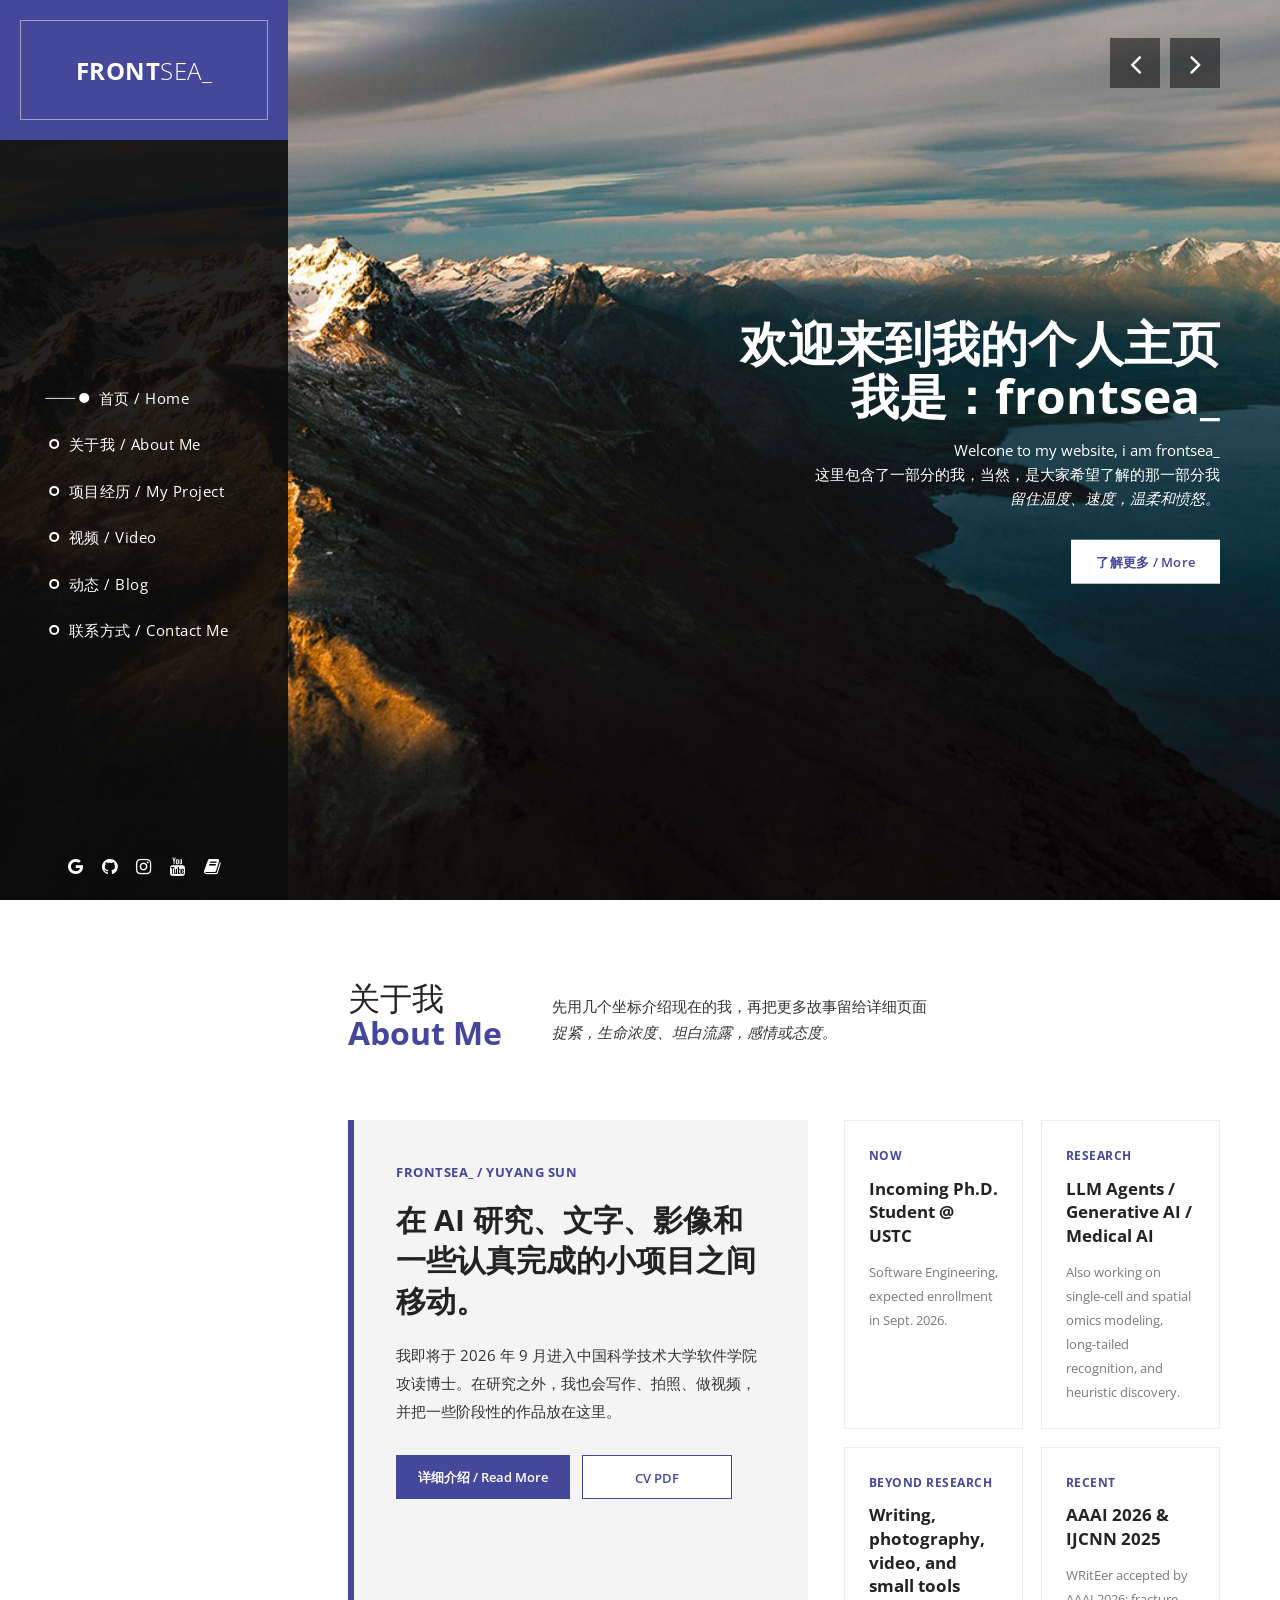
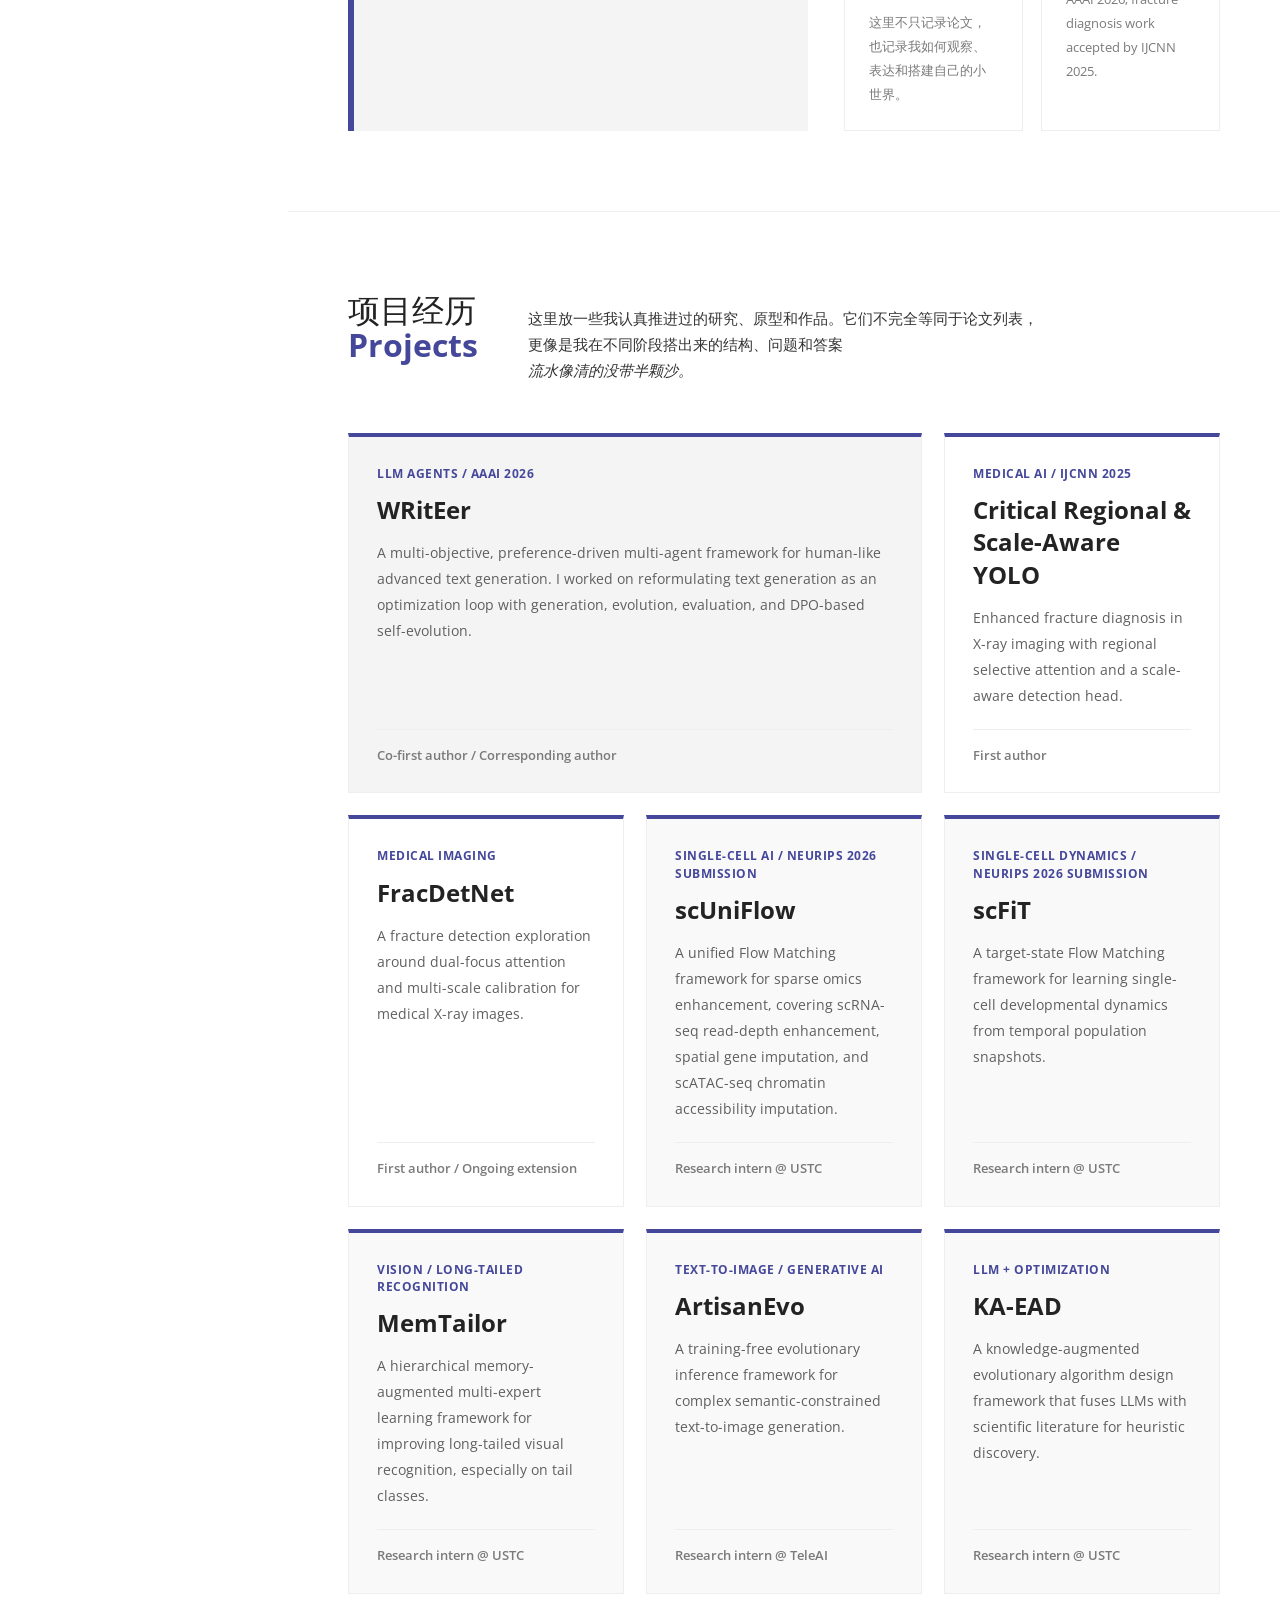
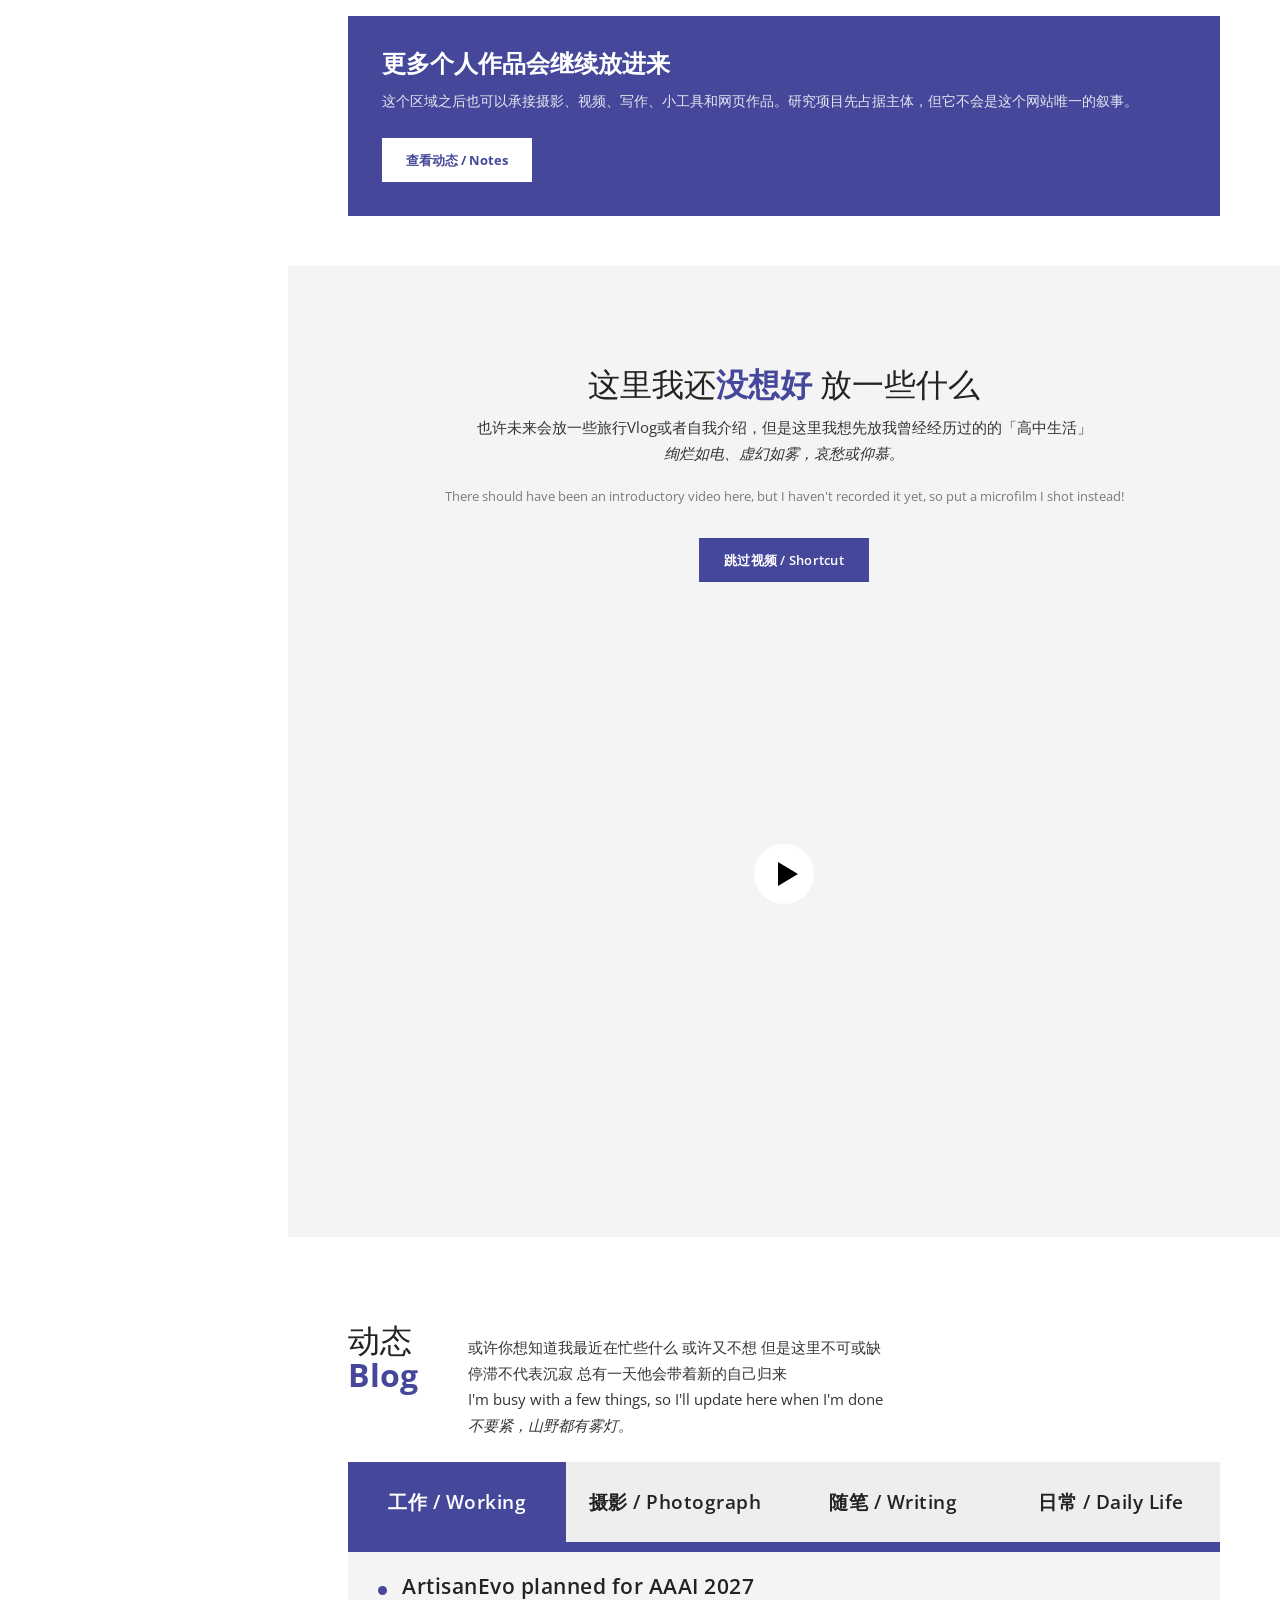
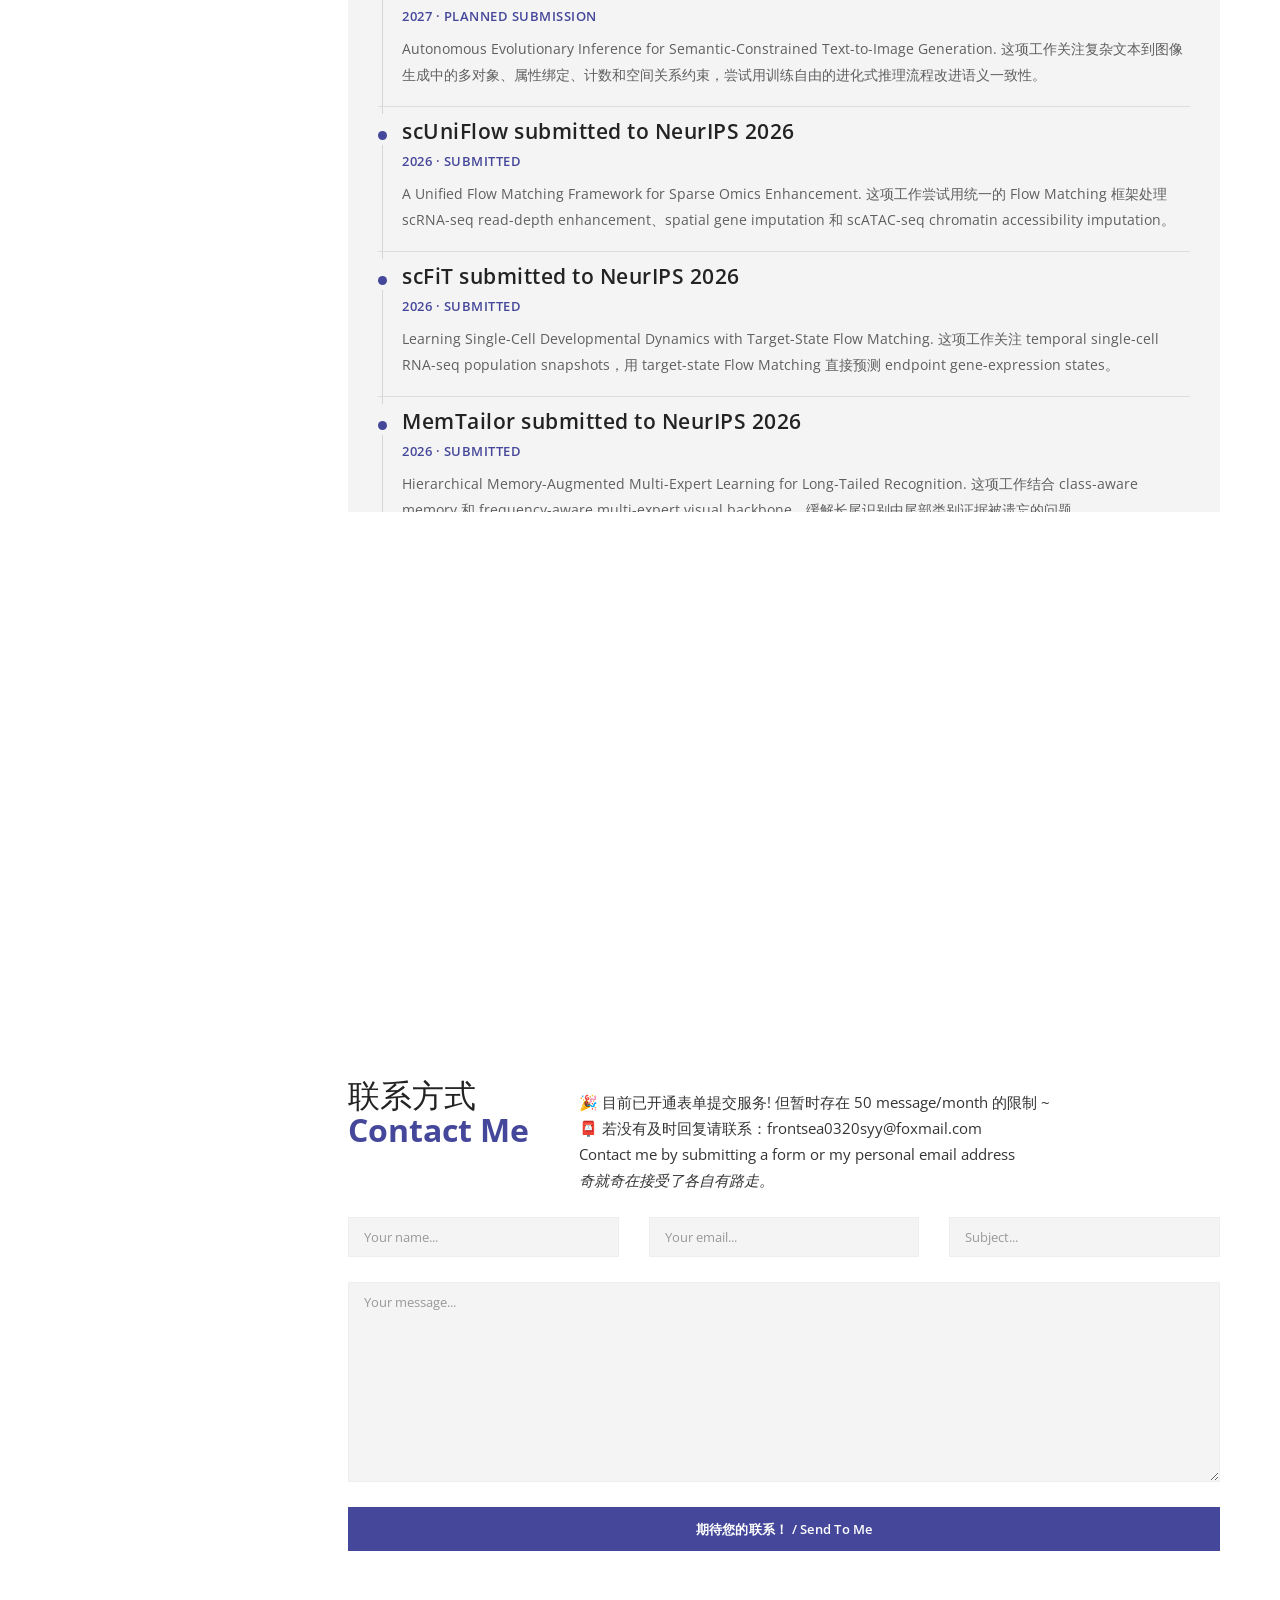
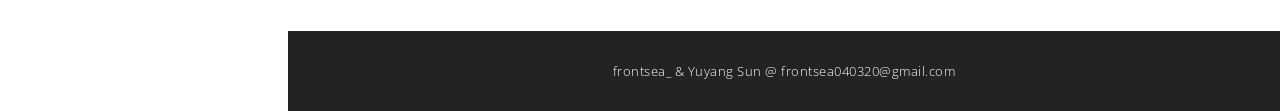
<file: index.html>
<!DOCTYPE html>
<html>
    <head>
        <meta charset="utf-8">
        <meta http-equiv="X-UA-Compatible" content="IE=edge,chrome=1">
        <title> frontsea_的个人主页</title>

<!--

Sentra Template

https://templatemo.com/tm-518-sentra

-->
        <meta name="description" content="">
        <meta name="viewport" content="width=device-width, initial-scale=1">
        <link rel="apple-touch-icon" href="apple-touch-icon.png">

        <link rel="stylesheet" href="css/bootstrap.min.css">
        <link rel="stylesheet" href="css/bootstrap-theme.min.css">
        <link rel="stylesheet" href="css/fontAwesome.css">
        <link rel="stylesheet" href="css/light-box.css">
        <link rel="stylesheet" href="css/owl-carousel.css">
        <link rel="stylesheet" href="css/templatemo-style.css?v=20260705">

        <link href="https://fonts.googleapis.com/css?family=Open+Sans:300,400,600,700,800" rel="stylesheet">

        <script src="js/vendor/modernizr-2.8.3-respond-1.4.2.min.js"></script>
    </head>

<body>



        <header class="nav-down responsive-nav hidden-lg hidden-md">
            <button type="button" id="nav-toggle" class="navbar-toggle" data-toggle="collapse" data-target="#main-nav">
                <span class="sr-only">Toggle navigation</span>
                <span class="icon-bar"></span>
                <span class="icon-bar"></span>
                <span class="icon-bar"></span>
            </button>
            <!--/.navbar-header-->
            <div id="main-nav" class="collapse navbar-collapse">
                <nav>
                    <ul class="nav navbar-nav">
                        <li><a href="#top">首页 / Home</a></li>
                        <li><a href="#featured">关于我 / About Me</a></li>
                        <li><a href="#projects">项目经历 / My Project</a></li>
                        <li><a href="#video">视频 / Video</a></li>
                        <li><a href="#blog">动态 / Blog</a></li>
                        <li><a href="#contact">联系方式 / Contact Me</a></li>
                    </ul>
                </nav>
            </div>
        </header>

        <div class="sidebar-navigation hidde-sm hidden-xs">
            <div class="logo">
                <a href="#">front<em>sea_</em></a>
            </div>
            <nav>
                <ul>
                    <li>
                        <a href="#top">
                            <span class="rect"></span>
                            <span class="circle"></span>
                            首页 / Home
                        </a>
                    </li>
                    <li>
                        <a href="#featured">
                            <span class="rect"></span>
                            <span class="circle"></span>
                            关于我 / About Me
                        </a>
                    </li>
                    <li>
                        <a href="#projects">
                            <span class="rect"></span>
                            <span class="circle"></span>
                            项目经历 / My Project
                        </a>
                    </li>
                    <li>
                        <a href="#video">
                            <span class="rect"></span>
                            <span class="circle"></span>
                            视频 / Video
                        </a>
                    </li>
                    <li>
                        <a href="#blog">
                            <span class="rect"></span>
                            <span class="circle"></span>
                            动态 / Blog
                        </a>
                    </li>
                    <li>
                        <a href="#contact">
                            <span class="rect"></span>
                            <span class="circle"></span>
                            联系方式 / Contact Me
                        </a>
                    </li>
                </ul>
            </nav>
            <ul class="social-icons">
                <li><a href="https://scholar.google.com.hk/citations?user=v_Kon7MAAAAJ&hl=zh-CN"><i class="fa fa-google"></i></a></li>
                <li><a href="https://github.com/frontsea320"><i class="fa fa-github"></i></a></li>
                <li><a href="https://www.instagram.com/frontsea_0320/?hl=en"><i class="fa fa-instagram"></i></a></li>
                <li><a href="https://www.youtube.com/@yuyangsun-q6g"><i class="fa fa-youtube"></i></a></li>
                <li><a href="https://www.xiaohongshu.com/user/profile/5f33df7300000000010086c9"><i class="fa fa-book"></i></a></li>
            </ul>
        </div>

        <div class="slider">
            <div class="Modern-Slider content-section" id="top">
                <!-- Item -->
                <div class="item item-1">
                    <div class="img-fill">
                    <div class="image"></div>
                    <div class="info">
                        <div>
                          <h1>欢迎来到我的个人主页 <br>我是：frontsea_ </h1>
                          <p>Welcone to my website, i am frontsea_ <br>这里包含了一部分的我，当然，是大家希望了解的那一部分我 <br><i>留住温度、速度，温柔和愤怒。</i>
                          </p>
                          <div class="white-button button">
                              <a href="#featured">了解更多 / More</a>
                          </div>
                        </div>
                        </div>
                    </div>
                </div>
                <!-- // Item -->
                <!-- Item -->
                <div class="item item-2">
                    <div class="img-fill">
                        <div class="image"></div>
                        <div class="info">
                        <div>
                          <h1>我摸索过一些有趣的小东西 <br>也做过一些向下DFS的简单探索 <br>如果你想知道我做过些什么 </h1>
                          <p>I've fumbled around with some interesting little things
							<br>这里会告诉你那些青涩的它们 <br><i>从何时惋惜蝴蝶困于那桃源</i></p>

                          <div class="white-button button">
                              <a href="#projects">点击这里 / Here</a>
                          </div>
                        </div>
                        </div>
                    </div>
                </div>
                <!-- // Item -->
                <!-- Item -->
                <div class="item item-3">
                    <div class="img-fill">
                        <div class="image"></div>
                        <div class="info">
                        <div>
                          <h1>"我"也不是停滞不前的 <br>在没有更新的日子里 <br>我都在努力更新我的一切</h1>
                          <p>I will keep updating my news <br>这里会告诉你我最近做了些什么有趣的事情 <br> <i>有雪吧，让记忆景象更深远。</i></p>

                          <div class="white-button button">
                              <a href="#blog">欢迎收听 / My Blog</a>
                          </div>
                        </div>
                        </div>
                    </div>
                </div>
                <!-- // Item -->
            </div>
        </div>


        <div class="page-content">
            <section id="featured" class="content-section">
                <div class="section-heading">
                    <h1>关于我<br><em>About Me</em></h1>
                    <p>先用几个坐标介绍现在的我，再把更多故事留给详细页面
                    <br><i>捉紧，生命浓度、坦白流露，感情或态度。</i></p>
                </div>
                <div class="section-content">
                    <div class="about-panel">
                        <div class="about-intro">
                            <span class="about-label">frontsea_ / Yuyang Sun</span>
                            <h2>在 AI 研究、文字、影像和一些认真完成的小项目之间移动。</h2>
                            <p>我即将于 2026 年 9 月进入中国科学技术大学软件学院攻读博士。在研究之外，我也会写作、拍照、做视频，并把一些阶段性的作品放在这里。</p>
                            <div class="about-actions">
                                <a href="about.html">详细介绍 / Read More</a>
                                <a href="cv_en_yuyang_sun.pdf">CV PDF</a>
                            </div>
                        </div>
                        <div class="about-facts">
                            <div class="about-fact">
                                <span>Now</span>
                                <strong>Incoming Ph.D. Student @ USTC</strong>
                                <p>Software Engineering, expected enrollment in Sept. 2026.</p>
                            </div>
                            <div class="about-fact">
                                <span>Research</span>
                                <strong>LLM Agents / Generative AI / Medical AI</strong>
                                <p>Also working on single-cell and spatial omics modeling, long-tailed recognition, and heuristic discovery.</p>
                            </div>
                            <div class="about-fact">
                                <span>Beyond Research</span>
                                <strong>Writing, photography, video, and small tools</strong>
                                <p>这里不只记录论文，也记录我如何观察、表达和搭建自己的小世界。</p>
                            </div>
                            <div class="about-fact">
                                <span>Recent</span>
                                <strong>AAAI 2026 & IJCNN 2025</strong>
                                <p>WRitEer accepted by AAAI 2026; fracture diagnosis work accepted by IJCNN 2025.</p>
                            </div>
                        </div>
                    </div>
                </div>
            </section>
            <section id="projects" class="content-section">
                <div class="section-heading">
                    <h1>项目经历<br><em>Projects</em></h1>
                    <p>这里放一些我认真推进过的研究、原型和作品。它们不完全等同于论文列表，
                    <br>更像是我在不同阶段搭出来的结构、问题和答案
                    <br><i>流水像清的没带半颗沙。</i>
                </p>
                </div>
                <div class="section-content">
                    <div class="project-grid">
                        <article class="project-card project-card-large">
                            <div class="project-body">
                                <span class="project-tag">LLM Agents / AAAI 2026</span>
                                <h4>WRitEer</h4>
                                <p>A multi-objective, preference-driven multi-agent framework for human-like advanced text generation. I worked on reformulating text generation as an optimization loop with generation, evolution, evaluation, and DPO-based self-evolution.</p>
                                <div class="project-meta">Co-first author / Corresponding author</div>
                            </div>
                        </article>

                        <article class="project-card">
                            <div class="project-body">
                                <span class="project-tag">Medical AI / IJCNN 2025</span>
                                <h4>Critical Regional & Scale-Aware YOLO</h4>
                                <p>Enhanced fracture diagnosis in X-ray imaging with regional selective attention and a scale-aware detection head.</p>
                                <div class="project-meta">First author</div>
                            </div>
                        </article>

                        <article class="project-card">
                            <div class="project-body">
                                <span class="project-tag">Medical Imaging</span>
                                <h4>FracDetNet</h4>
                                <p>A fracture detection exploration around dual-focus attention and multi-scale calibration for medical X-ray images.</p>
                                <div class="project-meta">First author / Ongoing extension</div>
                            </div>
                        </article>

                        <article class="project-card text-only">
                            <div class="project-body">
                                <span class="project-tag">Single-Cell AI / NeurIPS 2026 Submission</span>
                                <h4>scUniFlow</h4>
                                <p>A unified Flow Matching framework for sparse omics enhancement, covering scRNA-seq read-depth enhancement, spatial gene imputation, and scATAC-seq chromatin accessibility imputation.</p>
                                <div class="project-meta">Research intern @ USTC</div>
                            </div>
                        </article>

                        <article class="project-card text-only">
                            <div class="project-body">
                                <span class="project-tag">Single-Cell Dynamics / NeurIPS 2026 Submission</span>
                                <h4>scFiT</h4>
                                <p>A target-state Flow Matching framework for learning single-cell developmental dynamics from temporal population snapshots.</p>
                                <div class="project-meta">Research intern @ USTC</div>
                            </div>
                        </article>

                        <article class="project-card text-only">
                            <div class="project-body">
                                <span class="project-tag">Vision / Long-Tailed Recognition</span>
                                <h4>MemTailor</h4>
                                <p>A hierarchical memory-augmented multi-expert learning framework for improving long-tailed visual recognition, especially on tail classes.</p>
                                <div class="project-meta">Research intern @ USTC</div>
                            </div>
                        </article>

                        <article class="project-card text-only">
                            <div class="project-body">
                                <span class="project-tag">Text-to-Image / Generative AI</span>
                                <h4>ArtisanEvo</h4>
                                <p>A training-free evolutionary inference framework for complex semantic-constrained text-to-image generation.</p>
                                <div class="project-meta">Research intern @ TeleAI</div>
                            </div>
                        </article>

                        <article class="project-card text-only">
                            <div class="project-body">
                                <span class="project-tag">LLM + Optimization</span>
                                <h4>KA-EAD</h4>
                                <p>A knowledge-augmented evolutionary algorithm design framework that fuses LLMs with scientific literature for heuristic discovery.</p>
                                <div class="project-meta">Research intern @ USTC</div>
                            </div>
                        </article>

                        <div class="project-note">
                            <h4>更多个人作品会继续放进来</h4>
                            <p>这个区域之后也可以承接摄影、视频、写作、小工具和网页作品。研究项目先占据主体，但它不会是这个网站唯一的叙事。</p>
                            <a href="#blog">查看动态 / Notes</a>
                        </div>
                    </div>
                </div>
            </section>
            <section id="video" class="content-section">
                <div class="row">
                    <div class="col-md-12">
                        <div class="section-heading">
                            <h1>这里我还<em>没想好</em> 放一些什么</h1>
                            <p>也许未来会放一些旅行Vlog或者自我介绍，但是这里我想先放我曾经经历过的的「高中生活」
                                <br><i>绚烂如电、虚幻如雾，哀愁或仰慕。</i>
                            </p>
                        </div>
                        <div class="text-content">
                            <p>There should have been an introductory video here, but I haven't recorded it yet, so put a microfilm I shot instead!</p>
                        </div>
                        <div class="accent-button button">
                            <a href="#blog">跳过视频 / Shortcut</a>
                        </div>
                    </div>
                    <div class="col-md-12">
                        <div class="box-video">
                            <div class="bg-video" style="background-image: url(https://unsplash.imgix.net/photo-1425036458755-dc303a604201?fit=crop&fm=jpg&q=75&w=1000);">
                                <div class="bt-play">Play</div>
                            </div>
                            <div class="video-container">
                                <iframe width="100%" height="520" src="https://youtu.be/tzhEuZnsvK8" frameborder="0" allowfullscreen="allowfullscreen"></iframe>
                            </div>
                        </div>
                    </div>
                </div>
            </section>
            <section id="blog" class="content-section">
                <div class="section-heading">
                    <h1>动态<br><em>Blog</em></h1>
                    <p>或许你想知道我最近在忙些什么 或许又不想 但是这里不可或缺
                    <br>停滞不代表沉寂 总有一天他会带着新的自己归来<br>I'm busy with a few things, so I'll update here when I'm done
                <br><i>不要紧，山野都有雾灯。</i></p>
                </div>
                <div class="section-content">
                    <div class="tabs-content">
                        <div class="wrapper">
                            <ul class="tabs clearfix" data-tabgroup="first-tab-group">
                              <li><a href="#tab1" class="active">工作 / Working</a></li>
                              <li><a href="#tab2">摄影 / Photograph</a></li>
                              <li><a href="#tab3">随笔 / Writing</a></li>
                              <li><a href="#tab4">日常 / Daily Life</a></li>
                            </ul>
                            <section id="first-tab-group" class="tabgroup">
                                <div id="tab1">
                                    <ul>
                                        <li>
                                            <div class="item">
                                                <div class="text-content">
                                                    <h4>ArtisanEvo planned for AAAI 2027</h4>
                                                    <span>2027 · planned submission</span>
                                                    <p>Autonomous Evolutionary Inference for Semantic-Constrained Text-to-Image Generation. 这项工作关注复杂文本到图像生成中的多对象、属性绑定、计数和空间关系约束，尝试用训练自由的进化式推理流程改进语义一致性。</p>
                                                </div>
                                            </div>
                                        </li>
                                        <li>
                                            <div class="item">
                                                <div class="text-content">
                                                    <h4>scUniFlow submitted to NeurIPS 2026</h4>
                                                    <span>2026 · submitted</span>
                                                    <p>A Unified Flow Matching Framework for Sparse Omics Enhancement. 这项工作尝试用统一的 Flow Matching 框架处理 scRNA-seq read-depth enhancement、spatial gene imputation 和 scATAC-seq chromatin accessibility imputation。</p>
                                                </div>
                                            </div>
                                        </li>
                                        <li>
                                            <div class="item">
                                                <div class="text-content">
                                                    <h4>scFiT submitted to NeurIPS 2026</h4>
                                                    <span>2026 · submitted</span>
                                                    <p>Learning Single-Cell Developmental Dynamics with Target-State Flow Matching. 这项工作关注 temporal single-cell RNA-seq population snapshots，用 target-state Flow Matching 直接预测 endpoint gene-expression states。</p>
                                                </div>
                                            </div>
                                        </li>
                                        <li>
                                            <div class="item">
                                                <div class="text-content">
                                                    <h4>MemTailor submitted to NeurIPS 2026</h4>
                                                    <span>2026 · submitted</span>
                                                    <p>Hierarchical Memory-Augmented Multi-Expert Learning for Long-Tailed Recognition. 这项工作结合 class-aware memory 和 frequency-aware multi-expert visual backbone，缓解长尾识别中尾部类别证据被遗忘的问题。</p>
                                                </div>
                                            </div>
                                        </li>
                                        <li>
                                            <div class="item">
                                                <div class="text-content">
                                                    <h4>scBrain submitted to NeurIPS 2026</h4>
                                                    <span>2026 · submitted</span>
                                                    <p>Residual Hierarchical Decoding for Spatial Cell-Type Annotation. 这项工作围绕 MERFISH spatial transcriptomics data，对层级脑细胞类型标注中的 foundation models 和经典方法进行系统评估与建模。</p>
                                                </div>
                                            </div>
                                        </li>
                                        <li>
                                            <div class="item">
                                                <div class="text-content">
                                                    <h4>WRitEer accepted by AAAI 2026</h4>
                                                    <span>2026 · accepted</span>
                                                    <p>WRitEer: A Multi-Objective, Preference-Driven Multi-Agent Framework for Human-Like Advanced Text Generation has been accepted by AAAI 2026. 我和 Junchuan Yu 为共同一作，我同时担任通讯作者。</p>
                                                </div>
                                            </div>
                                        </li>
                                        <li>
                                            <div class="item">
                                                <div class="text-content">
                                                    <h4>KA-EAD in progress</h4>
                                                    <span>2026 · ongoing</span>
                                                    <p>Fusing LLMs with Scientific Literature for Heuristic Discovery. 这项工作尝试把科学文献检索、动态 RAG 和 LLM-driven evolutionary algorithm design 结合起来，用于 NP-hard optimization tasks 的启发式发现。</p>
                                                </div>
                                            </div>
                                        </li>
                                        <li>
                                            <div class="item">
                                                <div class="text-content">
                                                    <h4>Enhanced Fracture Diagnosis accepted by IJCNN 2025</h4>
                                                    <span>2025 · accepted</span>
                                                    <p>Enhanced Fracture Diagnosis Based on Critical Regional and Scale Aware in YOLO has been accepted by IJCNN 2025. 这项工作围绕医学 X-ray 骨折检测，尝试用关键区域增强和尺度感知结构提升检测效果。</p>
                                                </div>
                                            </div>
                                        </li>
                                    </ul>
                                </div>
                                <div id="tab2">
                                    <ul>
                                        <li>
                                            <div class="item">
                                                <div class="text-content">
                                                    <h4>影像还在整理中</h4>
                                                    <span>待更新</span>
                                                    <p>这一栏之后会放一些摄影和视频相关的记录。它们不一定是完整作品，也可能只是某一次出门、某一段光线、某一个我想留下来的瞬间。</p>
                                                </div>
                                            </div>
                                        </li>
                                        <li>
                                            <div class="item">
                                                <div class="text-content">
                                                    <h4>从照片到网页</h4>
                                                    <span>计划中</span>
                                                    <p>我希望这里以后不是简单堆图，而是把影像、地点和当时的文字一起放进来。图片会等到合适的展示方式再回来。</p>
                                                </div>
                                            </div>
                                        </li>
                                        <li>
                                            <div class="item">
                                                <div class="text-content">
                                                    <h4>视频部分暂时保留</h4>
                                                    <span>待更新</span>
                                                    <p>现在的 Video 区域还只是一个临时容器。之后如果有更适合放在个人站里的短片或介绍，我会再重新安排它的位置。</p>
                                                </div>
                                            </div>
                                        </li>
                                    </ul>
                                </div>
                                <div id="tab3">
                                    <ul>
                                        <li>
                                            <div class="item">
                                                <div class="text-content">
                                                    <h4>写作不是一个副业，是一种整理</h4>
                                                    <span>长期更新</span>
                                                    <p>有些想法不适合放进论文，也不适合立刻发出去。这里会慢慢收纳那些关于研究、生活、表达和自我观察的片段。</p>
                                                </div>
                                            </div>
                                        </li>
                                        <li>
                                            <div class="item">
                                                <div class="text-content">
                                                    <h4>关于这个网站</h4>
                                                    <span>2026</span>
                                                    <p>我不想把它改成纯粹的学术主页。它应该有 CV 能证明的东西，也应该有一些无法被 CV 归类的东西。</p>
                                                </div>
                                            </div>
                                        </li>
                                        <li>
                                            <div class="item">
                                                <div class="text-content">
                                                    <h4>一些句子会先留下来</h4>
                                                    <span>未分类</span>
                                                    <p>留住温度、速度，温柔和愤怒。不要紧，山野都有雾灯。它们不解释什么，只负责提醒我为什么还想继续写。</p>
                                                </div>
                                            </div>
                                        </li>
                                    </ul>
                                </div>
                                <div id="tab4">
                                    <ul>
                                        <li>
                                            <div class="item">
                                                <div class="text-content">
                                                    <h4>网站正在一点点重写</h4>
                                                    <span>现在</span>
                                                    <p>先从 About、Projects 和 Blog 开始，把模板里不属于我的东西清出去。剩下的部分会慢慢变成真正适合 frontsea_ 的样子。</p>
                                                </div>
                                            </div>
                                        </li>
                                        <li>
                                            <div class="item">
                                                <div class="text-content">
                                                    <h4>日常不一定要很完整</h4>
                                                    <span>长期更新</span>
                                                    <p>日常可能是一些很小的东西：一段路、一首歌、一张照片、一段代码、一件终于做完的小事。它们会在这里留下轻一点的痕迹。</p>
                                                </div>
                                            </div>
                                        </li>
                                        <li>
                                            <div class="item">
                                                <div class="text-content">
                                                    <h4>更多内容稍后抵达</h4>
                                                    <span>未完待续</span>
                                                    <p>这个页面会继续改。等我把研究、作品、影像和文字都整理好，它应该会比现在更像一个真实的人，而不是一个模板。</p>
                                                </div>
                                            </div>
                                        </li>
                                    </ul>
                                </div>
                            </section>
                        </div>
                    </div>
                </div>
            </section>
            <section id="contact" class="content-section">
                <div id="map">

                    <!-- How to change your own map point
                           1. Go to Google Maps
                           2. Click on your location point
                           3. Click "Share" and choose "Embed map" tab
                           4. Copy only URL and paste it within the src="" field below
                    -->
                    <iframe src="https://www.google.com/maps?q=University%20of%20Science%20and%20Technology%20of%20China%2C%20Hefei%2C%20Anhui%2C%20China&output=embed" width="100%" height="400px" frameborder="0" style="border:0" allowfullscreen></iframe>
                </div>
                <div id="contact-content">
                    <div class="section-heading">
                        <h1>联系方式<br><em>Contact Me</em></h1>
                        <p>🎉 目前已开通表单提交服务! 但暂时存在 50 message/month 的限制 ~
                            <br>📮 若没有及时回复请联系：frontsea0320syy@foxmail.com
                        <br>Contact me by submitting a form or my personal email address
                    <br><i>奇就奇在接受了各自有路走。</i></p>

                    </div>
                    <div class="section-content">
                        <form id="contact" action="https://formspree.io/f/xkgjzokz" method="post">
                            <div class="row">
                                <div class="col-md-4">
                                  <fieldset>
                                    <input name="name" type="text" class="form-control" id="name" placeholder="Your name..." required="">
                                  </fieldset>
                                </div>
                                <div class="col-md-4">
                                  <fieldset>
                                    <input name="email" type="email" class="form-control" id="email" placeholder="Your email..." required="">
                                  </fieldset>
                                </div>
                                 <div class="col-md-4">
                                  <fieldset>
                                    <input name="subject" type="text" class="form-control" id="subject" placeholder="Subject..." required="">
                                  </fieldset>
                                </div>
                                <div class="col-md-12">
                                  <fieldset>
                                    <textarea name="message" rows="6" class="form-control" id="message" placeholder="Your message..." required=""></textarea>
                                  </fieldset>
                                </div>
                                <div class="col-md-12">
                                  <fieldset>
                                    <button type="submit" id="form-submit" class="btn">期待您的联系！ / Send to me</button>
                                  </fieldset>
                                </div>
                            </div>
                        </form>
                    </div>
                </div>
            </section>
            <section class="footer">
                <p>frontsea_ & Yuyang Sun @

                frontsea040320@gmail.com</p>
            </section>
        </div>

    <script src="https://ajax.googleapis.com/ajax/libs/jquery/1.11.2/jquery.min.js"></script>
    <script>window.jQuery || document.write('<script src="js/vendor/jquery-1.11.2.min.js"><\/script>')</script>

    <script src="js/vendor/bootstrap.min.js"></script>

    <script src="js/plugins.js"></script>
    <script src="js/main.js"></script>

    <script>
        // Hide Header on on scroll down
        var didScroll;
        var lastScrollTop = 0;
        var delta = 5;
        var navbarHeight = $('header').outerHeight();

        $(window).scroll(function(event){
            didScroll = true;
        });

        setInterval(function() {
            if (didScroll) {
                hasScrolled();
                didScroll = false;
            }
        }, 250);

        function hasScrolled() {
            var st = $(this).scrollTop();

            // Make sure they scroll more than delta
            if(Math.abs(lastScrollTop - st) <= delta)
                return;

            // If they scrolled down and are past the navbar, add class .nav-up.
            // This is necessary so you never see what is "behind" the navbar.
            if (st > lastScrollTop && st > navbarHeight){
                // Scroll Down
                $('header').removeClass('nav-down').addClass('nav-up');
            } else {
                // Scroll Up
                if(st + $(window).height() < $(document).height()) {
                    $('header').removeClass('nav-up').addClass('nav-down');
                }
            }

            lastScrollTop = st;
        }
    </script>

    <script src="http://ajax.googleapis.com/ajax/libs/jquery/1.10.2/jquery.min.js" type="text/javascript"></script>

</body>
</html>
</file>
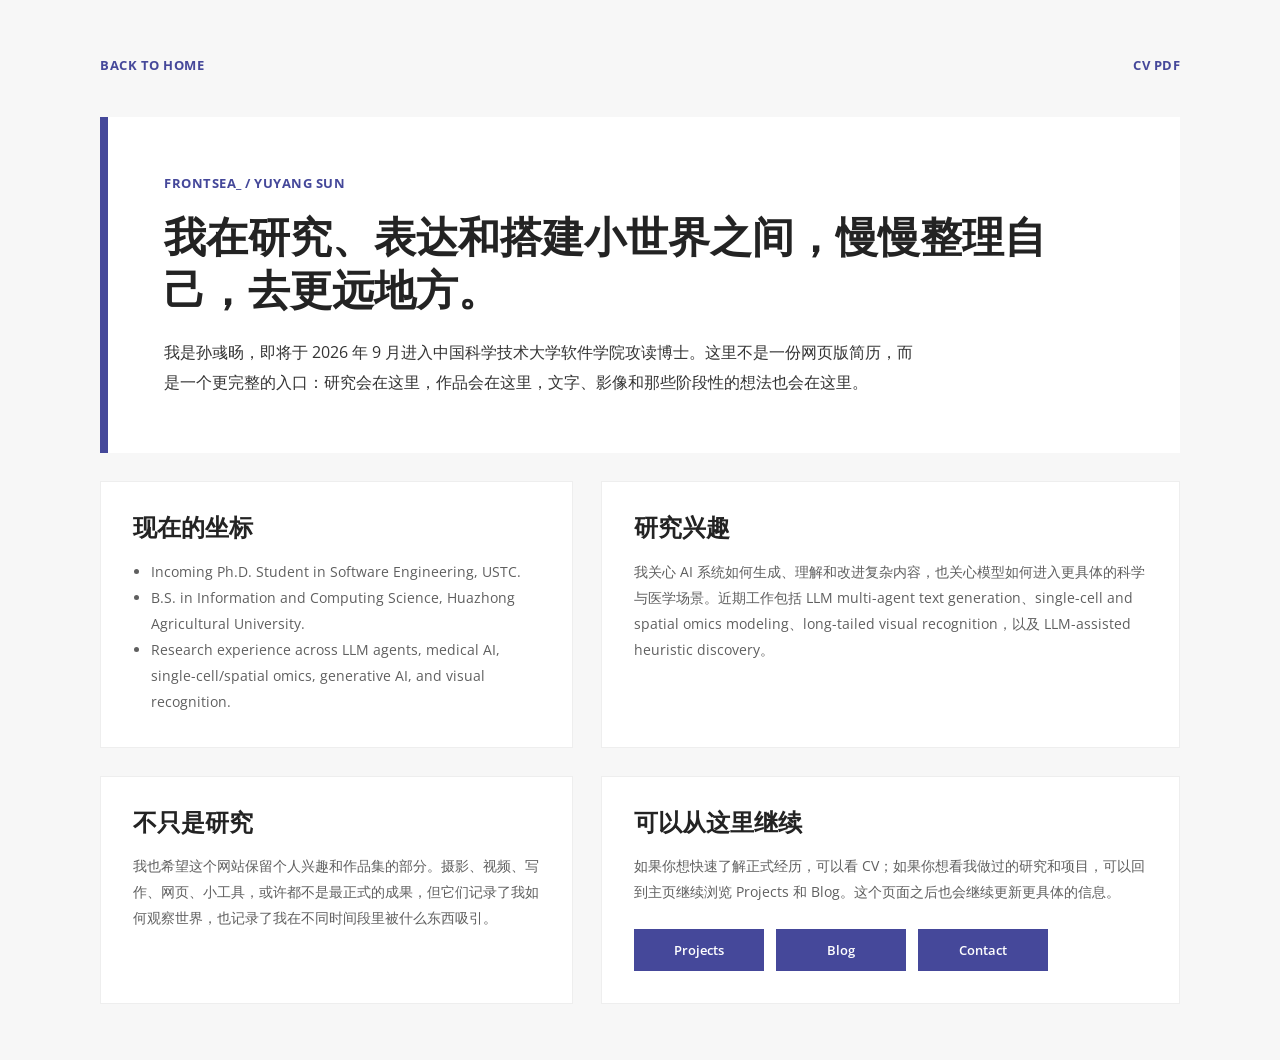
<file: about.html>
<!DOCTYPE html>
<html>
    <head>
        <meta charset="utf-8">
        <meta http-equiv="X-UA-Compatible" content="IE=edge,chrome=1">
        <title>About Yuyang Sun / frontsea_</title>
        <meta name="description" content="A more personal introduction to Yuyang Sun, also known as frontsea_.">
        <meta name="viewport" content="width=device-width, initial-scale=1">

        <link rel="stylesheet" href="css/bootstrap.min.css">
        <link rel="stylesheet" href="css/bootstrap-theme.min.css">
        <link rel="stylesheet" href="css/fontAwesome.css">
        <link rel="stylesheet" href="css/templatemo-style.css?v=20260705">
        <link href="https://fonts.googleapis.com/css?family=Open+Sans:300,400,600,700,800" rel="stylesheet">
    </head>

    <body class="about-detail-page">
        <main class="about-detail-shell">
            <nav class="about-detail-nav">
                <a href="index.html#featured">Back to Home</a>
                <a href="cv_en_yuyang_sun.pdf">CV PDF</a>
            </nav>

            <section class="about-detail-hero">
                <span>frontsea_ / Yuyang Sun</span>
                <h1>我在研究、表达和搭建小世界之间，慢慢整理自己，去更远地方。</h1>
                <p>我是孙彧旸，即将于 2026 年 9 月进入中国科学技术大学软件学院攻读博士。这里不是一份网页版简历，而是一个更完整的入口：研究会在这里，作品会在这里，文字、影像和那些阶段性的想法也会在这里。</p>
            </section>

            <section class="about-detail-grid">
                <div class="about-detail-card">
                    <h2>现在的坐标</h2>
                    <ul>
                        <li>Incoming Ph.D. Student in Software Engineering, USTC.</li>
                        <li>B.S. in Information and Computing Science, Huazhong Agricultural University.</li>
                        <li>Research experience across LLM agents, medical AI, single-cell/spatial omics, generative AI, and visual recognition.</li>
                    </ul>
                </div>

                <div class="about-detail-card">
                    <h2>研究兴趣</h2>
                    <p>我关心 AI 系统如何生成、理解和改进复杂内容，也关心模型如何进入更具体的科学与医学场景。近期工作包括 LLM multi-agent text generation、single-cell and spatial omics modeling、long-tailed visual recognition，以及 LLM-assisted heuristic discovery。</p>
                </div>

                <div class="about-detail-card">
                    <h2>不只是研究</h2>
                    <p>我也希望这个网站保留个人兴趣和作品集的部分。摄影、视频、写作、网页、小工具，或许都不是最正式的成果，但它们记录了我如何观察世界，也记录了我在不同时间段里被什么东西吸引。</p>
                </div>

                <div class="about-detail-card">
                    <h2>可以从这里继续</h2>
                    <p>如果你想快速了解正式经历，可以看 CV；如果你想看我做过的研究和项目，可以回到主页继续浏览 Projects 和 Blog。这个页面之后也会继续更新更具体的信息。</p>
                    <div class="about-detail-links">
                        <a href="index.html#projects">Projects</a>
                        <a href="index.html#blog">Blog</a>
                        <a href="index.html#contact">Contact</a>
                    </div>
                </div>
            </section>
        </main>
    </body>
</html>
</file>
<file: css/light-box.css>
/* LIGHT BOX */

body:after {
  content: url(../img/close.png) url(../img/loading.gif) url(../img/prev.png) url(../img/next.png);
  display: none;
}

body.lb-disable-scrolling {
  overflow: hidden;
}

.lightboxOverlay {
  position: absolute;
  top: 0;
  left: 0;
  z-index: 99999;
  background-color: black;
  filter: progid:DXImageTransform.Microsoft.Alpha(Opacity=80);
  opacity: 0.8;
  display: none;
}

.lightbox {
  position: absolute;
  margin-top: 0%;
  left: 0;
  width: 100%;
  z-index: 100000;
  text-align: center;
  line-height: 0;
  font-weight: normal;
}

.lightbox .lb-image {
  display: block;
  height: auto;
  max-width: inherit;
  max-height: none;
  border-radius: 5px;

  /* Image border */
  border: 10px solid white;
}

.lightbox a img {
  border: none;
}

.lb-outerContainer {
  position: relative;
  *zoom: 1;
  width: 250px;
  height: 250px;
  margin: 0 auto;
  border-radius: 4px;

  /* Background color behind image.
     This is visible during transitions. */
  background-color: white;
}

.lb-outerContainer:after {
  content: "";
  display: table;
  clear: both;
}

.lb-loader {
  position: absolute;
  top: 43%;
  left: 0;
  height: 25%;
  width: 100%;
  text-align: center;
  line-height: 0;
}

.lb-cancel {
  display: block;
  width: 32px;
  height: 32px;
  margin: 0 auto;
  background: url(../img/loading.gif) no-repeat;
}

.lb-nav {
  position: absolute;
  top: 0;
  left: 0;
  height: 100%;
  width: 100%;
  z-index: 10;
}

.lb-container > .nav {
  left: 0;
}

.lb-nav a {
  outline: none;
  background-image: url('[data-uri]');
}

.lb-prev, .lb-next {
  height: 100%;
  cursor: pointer;
  display: block;
}

.lb-nav a.lb-prev {
  width: 34%;
  left: 0;
  float: left;
  background: url(../img/prev.png) left 48% no-repeat;
  filter: progid:DXImageTransform.Microsoft.Alpha(Opacity=0);
  opacity: 0;
  -webkit-transition: opacity 0.6s;
  -moz-transition: opacity 0.6s;
  -o-transition: opacity 0.6s;
  transition: opacity 0.6s;
}

.lb-nav a.lb-prev:hover {
  filter: progid:DXImageTransform.Microsoft.Alpha(Opacity=100);
  opacity: 1;
}

.lb-nav a.lb-next {
  width: 64%;
  right: 0;
  float: right;
  background: url(../img/next.png) right 48% no-repeat;
  filter: progid:DXImageTransform.Microsoft.Alpha(Opacity=0);
  opacity: 0;
  -webkit-transition: opacity 0.6s;
  -moz-transition: opacity 0.6s;
  -o-transition: opacity 0.6s;
  transition: opacity 0.6s;
}

.lb-nav a.lb-next:hover {
  filter: progid:DXImageTransform.Microsoft.Alpha(Opacity=100);
  opacity: 1;
}

.lb-dataContainer {
  margin: 0 auto;
  padding-top: 5px;
  *zoom: 1;
  width: 100%;
  -moz-border-radius-bottomleft: 4px;
  -webkit-border-bottom-left-radius: 4px;
  border-bottom-left-radius: 4px;
  -moz-border-radius-bottomright: 4px;
  -webkit-border-bottom-right-radius: 4px;
  border-bottom-right-radius: 4px;
}

.lb-dataContainer:after {
  content: "";
  display: table;
  clear: both;
}

.lb-data {
  padding: 0 4px;
  color: #ccc;
}

.lb-data .lb-details {
  width: 85%;
  float: left;
  text-align: left;
  line-height: 1.1em;
}

.lb-data .lb-caption {
  font-size: 13px;
  font-weight: bold;
  line-height: 1em;
}

.lb-data .lb-caption a {
  color: #4ae;
}

.lb-data .lb-number {
  margin-top: 15px;
  display: block;
  clear: left;
  padding-bottom: 1em;
  font-size: 13px;
  color: #999999;
}

.lb-data .lb-close {
  display: block;
  float: right;
  width: 30px;
  height: 30px;
  background: url(../img/close.png) top right no-repeat;
  text-align: right;
  outline: none;
  filter: progid:DXImageTransform.Microsoft.Alpha(Opacity=70);
  opacity: 0.7;
  -webkit-transition: opacity 0.2s;
  -moz-transition: opacity 0.2s;
  -o-transition: opacity 0.2s;
  transition: opacity 0.2s;
}

.lb-data .lb-close:hover {
  cursor: pointer;
  filter: progid:DXImageTransform.Microsoft.Alpha(Opacity=100);
  opacity: 1;
}
</file>
<file: css/owl-carousel.css>
/**
 * Owl Carousel v2.3.1
 * Copyright 2013-2018 David Deutsch
 * Licensed under: SEE LICENSE IN https://github.com/OwlCarousel2/OwlCarousel2/blob/master/LICENSE
 */
/*
 *  Owl Carousel - Core
 */
.owl-carousel {
  display: none;
  width: 100%;
  -webkit-tap-highlight-color: transparent;
  /* position relative and z-index fix webkit rendering fonts issue */
  position: relative;
  z-index: 1; }
  .owl-carousel .owl-stage {
    position: relative;
    -ms-touch-action: pan-Y;
    touch-action: manipulation;
    -moz-backface-visibility: hidden;
    /* fix firefox animation glitch */ }
  .owl-carousel .owl-stage:after {
    content: ".";
    display: block;
    clear: both;
    visibility: hidden;
    line-height: 0;
    height: 0; }
  .owl-carousel .owl-stage-outer {
    position: relative;
    overflow: hidden;
    /* fix for flashing background */
    -webkit-transform: translate3d(0px, 0px, 0px); }
  .owl-carousel .owl-wrapper,
  .owl-carousel .owl-item {
    -webkit-backface-visibility: hidden;
    -moz-backface-visibility: hidden;
    -ms-backface-visibility: hidden;
    -webkit-transform: translate3d(0, 0, 0);
    -moz-transform: translate3d(0, 0, 0);
    -ms-transform: translate3d(0, 0, 0); }
  .owl-carousel .owl-item {
    position: relative;
    min-height: 1px;
    float: left;
    -webkit-backface-visibility: hidden;
    -webkit-tap-highlight-color: transparent;
    -webkit-touch-callout: none; }
  .owl-carousel .owl-item img {
    display: block;
    width: 100%; }
  .owl-carousel .owl-nav.disabled,
  .owl-carousel .owl-dots.disabled {
    display: none; }
  .owl-carousel .owl-nav .owl-prev,
  .owl-carousel .owl-nav .owl-next,
  .owl-carousel .owl-dot {
    cursor: pointer;
    cursor: hand;
    -webkit-user-select: none;
    -khtml-user-select: none;
    -moz-user-select: none;
    -ms-user-select: none;
    user-select: none; }
  .owl-carousel .owl-nav button.owl-prev,
  .owl-carousel .owl-nav button.owl-next,
  .owl-carousel button.owl-dot {
    background: none;
    color: inherit;
    border: none;
    padding: 0 !important;
    font: inherit; }
  .owl-carousel.owl-loaded {
    display: block; }
  .owl-carousel.owl-loading {
    opacity: 0;
    display: block; }
  .owl-carousel.owl-hidden {
    opacity: 0; }
  .owl-carousel.owl-refresh .owl-item {
    visibility: hidden; }
  .owl-carousel.owl-drag .owl-item {
    -ms-touch-action: none;
        touch-action: none;
    -webkit-user-select: none;
    -moz-user-select: none;
    -ms-user-select: none;
    user-select: none; }
  .owl-carousel.owl-grab {
    cursor: move;
    cursor: grab; }
  .owl-carousel.owl-rtl {
    direction: rtl; }
  .owl-carousel.owl-rtl .owl-item {
    float: right; }

/* No Js */
.no-js .owl-carousel {
  display: block; }

/*
 *  Owl Carousel - Animate Plugin
 */
.owl-carousel .animated {
  animation-duration: 1000ms;
  animation-fill-mode: both; }

.owl-carousel .owl-animated-in {
  z-index: 0; }

.owl-carousel .owl-animated-out {
  z-index: 1; }

.owl-carousel .fadeOut {
  animation-name: fadeOut; }

@keyframes fadeOut {
  0% {
    opacity: 1; }
  100% {
    opacity: 0; } }

/*
 * 	Owl Carousel - Auto Height Plugin
 */
.owl-height {
  transition: height 500ms ease-in-out; }

/*
 * 	Owl Carousel - Lazy Load Plugin
 */
.owl-carousel .owl-item .owl-lazy {
  opacity: 0;
  transition: opacity 400ms ease; }

.owl-carousel .owl-item img.owl-lazy {
  transform-style: preserve-3d; }

/*
 * 	Owl Carousel - Video Plugin
 */
.owl-carousel .owl-video-wrapper {
  position: relative;
  height: 100%;
  background: #000; }

.owl-carousel .owl-video-play-icon {
  position: absolute;
  height: 80px;
  width: 80px;
  left: 50%;
  top: 50%;
  margin-left: -40px;
  margin-top: -40px;
  background: url("owl.video.play.png") no-repeat;
  cursor: pointer;
  z-index: 1;
  -webkit-backface-visibility: hidden;
  transition: transform 100ms ease; }

.owl-carousel .owl-video-play-icon:hover {
  -ms-transform: scale(1.3, 1.3);
      transform: scale(1.3, 1.3); }

.owl-carousel .owl-video-playing .owl-video-tn,
.owl-carousel .owl-video-playing .owl-video-play-icon {
  display: none; }

.owl-carousel .owl-video-tn {
  opacity: 0;
  height: 100%;
  background-position: center center;
  background-repeat: no-repeat;
  background-size: contain;
  transition: opacity 400ms ease; }

.owl-carousel .owl-video-frame {
  position: relative;
  z-index: 1;
  height: 100%;
  width: 100%; }
</file>
<file: css/templatemo-style.css>
/*

Sentra Template

https://templatemo.com/tm-518-sentra

*/

body {
  font-family: 'Open Sans', sans-serif;
}

p {
  font-size: 13px;
  color: #7a7a7a;
  line-height: 24px;
}

.page-content {
  width: 77.5%;
  float: right;
}

.content-section {
  padding-top: 80px;
  position: relative;
  width: 100%;
  display: inline-block;
  height: auto;
  left: 50%;
  text-align: center;
  -webkit-transform: translateX(-50%);
  -moz-transform: translateX(-50%);
  -ms-transform: translateX(-50%);
  -o-transform: translateX(-50%);
  transform: translateX(-50%);
}

.section-heading {
  text-align: left;
  position: relative;
  margin-bottom: 60px;
}

.section-heading h1 {
  margin-top: 0px;
  font-size: 32px;
  color: #232323;
  display: inline-block;
  margin-right: 50px;
}

.section-heading em {
  font-style: normal;
  font-weight: 700;
  color: #45489a;
}

.section-heading p {
  display: inline-block;
  font-size: 15px;
  line-height: 26px;
  color: #343434;
  position: absolute;
  top: 12.5px;
}

.white-button a {
  font-size: 13px;
  font-weight: 600;
  color: #45489a;
  text-transform: capitalize;
  background-color: #fff;
  display: inline-block;
  height: 44px;
  line-height: 44px;
  padding: 0px 25px;
  letter-spacing: 0.25px;
  text-decoration: none;
  transition: all 0.3s;
}

.white-button a:hover {
  background-color: #45489a;
  color: #fff;
}

.accent-button a {
  font-size: 13px;
  font-weight: 600;
  color: #fff;
  text-transform: capitalize;
  background-color: #45489a;
  display: inline-block;
  height: 44px;
  line-height: 44px;
  padding: 0px 25px;
  letter-spacing: 0.25px;
  text-decoration: none;
  transition: all 0.3s;
}

.accent-button a:hover {
  background-color: #fff;
  color: #45489a;
}

header {
    position: fixed;
    top: 0;
    transition: top 0.3s ease-in-out;
    width: 100%;
}

.nav-up {
    top: -75px;
}

/* Responsive Navigation */

.responsive-nav {
  position: fixed;
  z-index: 10;
  width: 100%;
  height: 80px;
  background-color: rgba(250,250,250,.95);
  box-shadow: 0px 5px 15px rgba(0,0,0,0.2);
}

.navbar-toggle {
  position: absolute;
  top: 40%;
  left: 50%;
  display: inline-block;
  -webkit-transform: translateX(-50%) translateY(-50%);
  -moz-transform: translateX(-50%) translateY(-50%);
  -ms-transform: translateX(-50%) translateY(-50%);
  -o-transform: translateX(-50%) translateY(-50%);
  transform: translateX(-50%) translateY(-50%);
}

.navbar-nav {
  margin: 0;
  border: none;
}

#main-nav ul {
  text-align: center;
  background-color: rgba(0,0,0,0.9);
  margin-top: 59px;
  width: 100%;
}
#main-nav ul li {
  margin: 15px 0px;
}
#main-nav ul li:hover {
  background-color: transparent;
}
#main-nav ul li a {
  font-size: 15px;
  text-transform: capitalize;
  color: #fff;
  box-shadow: none;
  border: none;
}

#main-nav ul li a:hover {
  opacity: 0.5;
  background-color: transparent;
}

.navbar-toggle span {
  background-color: #232323;
}


/* Sidebar Style */

.sidebar-navigation {
  width: 22.5%;
  float: left;
  height: 100%;
  position: fixed;
  background-color: rgba(12,12,12,0.9);
  z-index: 10;
}

.sidebar-navigation .logo {
  position: absolute;
  width: 100%;
  height: 140px;
  line-height: 100px;
  background-color: #45489a;
  padding: 20px;
  text-align: center;
}

.sidebar-navigation .logo a {
  text-decoration: none;
  color: #fff;
  font-size: 24px;
  font-weight: 700;
  text-transform: uppercase;
  letter-spacing: 0.5px;
  height: 100px;
  width: 100%;
  display: inline-block;
  border: 1px solid rgba(250,250,250,0.5);
}

.sidebar-navigation .logo em {
  font-style: normal;
  font-weight: 300;
}

.sidebar-navigation nav {
  position: relative;
  top: 60%;
  left: 60%;
  -webkit-transform: translateX(-60%) translateY(-60%);
  -moz-transform: translateX(-60%) translateY(-60%);
  -ms-transform: translateX(-60%) translateY(-60%);
  -o-transform: translateX(-60%) translateY(-60%);
  transform: translateX(-60%) translateY(-60%);
}

.sidebar-navigation ul {
  margin-left: 45px;
  list-style: none;
  padding: 0;
}
.sidebar-navigation li{
  padding: 10px 0;
}
.sidebar-navigation span{
  display: inline-block;
  position:relative;
}
.sidebar-navigation nav a{
  display: inline-block;
  color: #fff;
  margin-top: 5px;
  text-decoration: none!important;
  font-size: 15px;
  letter-spacing: 0.5px;
  text-transform: capitalize;
}
.circle{
  margin-right: 5px;
  height: 10px;
  width: 10px;
  left: 0px;
  top: -1px;
  border-radius: 50%;
  background-color: transparent;
  border: 2px solid #fff;
  transition: all 0.3s;
}
.rect{
  height: 1px;
  width: 0px;
  left: 0;
  bottom: 5.5px;
  background-color: #fff;
  -webkit-transition: -webkit-transform 0.1s, width 0.6s;
  -moz-transition: -webkit-transform 0.1s, width 0.6s;
  transition: transform 0.1s, width 0.6s;
}
.sidebar-navigation nav a:focus {
  color: #fff;
}
.sidebar-navigation nav a:hover, nav .active-section {
  color: #fff;
}
.sidebar-navigation nav a:hover span, nav .active-section span{
  background-color: #ddd;
}
.sidebar-navigation nav .active-section .rect{
  width: 30px;
}
.sidebar-navigation nav .active-section .circle{
  background-color: #fff;
}

.sidebar-navigation .social-icons {
  position: absolute;
  width: 100%;
  bottom: 10px;
  padding: 0;
  margin: 0;
  text-align: center;
}

.sidebar-navigation .social-icons li {
  display: inline-block;
  margin-right: 15px;
  margin-top: 0px;
  margin-bottom: 0px;
}
.sidebar-navigation .social-icons li:last-child {
  margin-right: 0px;
}

.sidebar-navigation .social-icons li a {
  font-size: 18px;
  color: #fff;
  transition: all 0.5s;
}

.sidebar-navigation .social-icons li a:hover {
  color: #45489a;
}


/* Slider Style */

.slider .content-section {
  padding-top: 0px;
  min-width: 100%;
  min-height: 100vh;
  width: 100%;
  height: 100vh;
  text-align: center;
}

.slider p a {
	color: #FFF;
}
.slider p a:hover {
	color: #FF0;
	text-decoration: none;
}

.Modern-Slider .info {
  text-align: right;
  position: absolute;
  z-index: 10;
  top: 50%;
  right: 60px;
  -webkit-transform: translateY(-50%);
  -moz-transform: translateY(-50%);
  -ms-transform: translateY(-50%);
  -o-transform: translateY(-50%);
  transform: translateY(-50%);
  display: inline-block;
}

.Modern-Slider .info h1 {
  margin-top: 0px;
  margin-bottom: 15px;
  font-size: 48px;
  color: #fff;
  font-weight: 700;
}

.Modern-Slider .info p {
  font-size: 15px;
  color: #fff;
}

.Modern-Slider .info .white-button {
  margin-top: 30px;
}

.Modern-Slider .info .white-button a:focus {
  outline: none;
}

.Modern-Slider .slick-dots {
  opacity: 0;
}

.Modern-Slider .NextArrow{
  outline: none;
  display: none;
  position:absolute;
  top:60px;
  right:60px;
  width:50px;
  height:50px;
  background:rgba(0,0,0,.50);
  border:0 none;
  margin-top:-22.5px;
  text-align:center;
  font:32px/50px FontAwesome;
  color:#FFF;
  z-index:5;
}

.Modern-Slider .NextArrow:before{content:'\f105';}

.Modern-Slider .PrevArrow{
  outline: none;
  position:absolute;
  top:60px;
  right: 120px;
  width:50px;
  height:50px;
  background:rgba(0,0,0,.50);
  border:0 none;
  margin-top:-22.5px;
  text-align:center;
  font:32px/50px FontAwesome;
  color:#FFF;
  z-index:5;
}

.Modern-Slider .item .image {
  width: 100%;
  height: 100vh;
  background-position: center center;
  background-size: cover;
  display: block;
}

.Modern-Slider .item-1 .image {
  background-image: url(../img/slide_1.jpg);
}

.Modern-Slider .item-2 .image {
  background-image: url(../img/slide_2.jpg);
}

.Modern-Slider .item-3 .image {
  background-image: url(../img/slide_3.jpg);
}

.Modern-Slider .PrevArrow:before{content:'\f104';}

.Modern-Slider .item .image {
  animation: zoomin 12s ease-in-out infinite alternate;
  -webkit-animation: zoomin 12s ease-in-out infinite alternate;
}

@keyframes zoomin {
    0% {-webkit-transform: scale(1);}
    100% {-webkit-transform: scale(1.2);}
}

.Modern-Slider {background:transparent;}

/* ==== Slick Slider Css Ruls === */
.slick-slider{position:relative;display:block;-webkit-user-select:none;-moz-user-select:none;-ms-user-select:none;user-select:none;-webkit-touch-callout:none;-khtml-user-select:none;-ms-touch-action:pan-y;touch-action:pan-y;-webkit-tap-highlight-color:transparent}
.slick-list{position:relative;display:block;overflow:hidden;margin:0;padding:0}
.slick-list:focus{outline:none}.slick-list.dragging{cursor:hand}
.slick-slider .slick-track,.slick-slider .slick-list{-webkit-transform:translate3d(0,0,0);-ms-transform:translate3d(0,0,0);transform:translate3d(0,0,0)}
.slick-track{position:relative;top:0;left:0;display:block}
.slick-track:before,.slick-track:after{display:table;content:''}.slick-track:after{clear:both}
.slick-loading .slick-track{visibility:hidden}
.slick-slide{display:none;float:left /* If RTL Make This Right */ ;height:100%;min-height:1px}
.slick-slide.dragging img{pointer-events:none}
.slick-initialized .slick-slide{display:block}
.slick-loading .slick-slide{visibility:hidden}
.slick-vertical .slick-slide{display:block;height:auto;border:1px solid transparent}


/* Featured Style */

#featured {
  padding-left: 60px;
  padding-right: 60px;
  padding-bottom: 80px;
  border-bottom: 1px solid #eee;
}

#featured .section-heading {
  margin-right: 20%;
}

#featured .content-section {
  display: inline-block;
  position: relative;
}

.about-panel {
  display: grid;
  grid-template-columns: minmax(0, 1.1fr) minmax(320px, 0.9fr);
  gap: 36px;
  text-align: left;
  align-items: stretch;
}

.about-intro {
  background-color: #f4f4f4;
  border-left: 6px solid #45489a;
  box-sizing: border-box;
  padding: 42px;
}

.about-label {
  display: inline-block;
  margin-bottom: 18px;
  color: #45489a;
  font-size: 13px;
  font-weight: 700;
  letter-spacing: 0.5px;
  text-transform: uppercase;
}

.about-intro h2 {
  margin-top: 0;
  margin-bottom: 20px;
  color: #232323;
  font-size: 30px;
  line-height: 1.35;
  font-weight: 700;
  overflow-wrap: anywhere;
}

.about-intro p {
  margin-bottom: 0;
  color: #343434;
  font-size: 15px;
  line-height: 28px;
  overflow-wrap: anywhere;
}

.about-actions {
  display: flex;
  flex-wrap: wrap;
  gap: 12px;
  margin-top: 30px;
}

.about-actions a {
  display: inline-block;
  min-width: 150px;
  height: 44px;
  padding: 0 22px;
  background-color: #45489a;
  color: #fff;
  font-size: 13px;
  font-weight: 600;
  line-height: 44px;
  text-align: center;
  text-decoration: none;
  transition: all 0.3s;
}

.about-actions a + a {
  background-color: #fff;
  color: #45489a;
  border: 1px solid #45489a;
}

.about-actions a:hover {
  background-color: #232323;
  color: #fff;
}

.about-facts {
  display: grid;
  grid-template-columns: repeat(2, minmax(0, 1fr));
  gap: 18px;
}

.about-fact {
  min-height: 190px;
  box-sizing: border-box;
  padding: 24px;
  border: 1px solid #eee;
  background-color: #fff;
}

.about-fact span {
  display: inline-block;
  margin-bottom: 12px;
  color: #45489a;
  font-size: 12px;
  font-weight: 700;
  letter-spacing: 0.5px;
  text-transform: uppercase;
}

.about-fact strong {
  display: block;
  margin-bottom: 12px;
  color: #232323;
  font-size: 17px;
  line-height: 1.4;
  font-weight: 700;
  overflow-wrap: anywhere;
}

.about-fact p {
  margin-bottom: 0;
  color: #7a7a7a;
  font-size: 13px;
  line-height: 24px;
  overflow-wrap: anywhere;
}

#featured .owl-dots {
  margin-top: 40px;
}

#featured .owl-dots .owl-dot span  {
  width: 12px;
  height: 12px;
  background-color: #cdcdcd!important;
  display: inline-block;
  border-radius: 50%;
  margin: 0 3px;
}

#featured .owl-dots .active span {
  background-color: #45489a!important;
}

#featured .owl-dots button {
  outline: none;
}

#featured .owl-nav {
  position: absolute;
  display: inline-block;
  top: -110px;
  right: 0;
}

#featured .owl-nav button:focus {
  outline: none;
}

#featured .owl-nav .owl-prev span {
  margin-right: 10px;
}

#featured .owl-nav .owl-next span, #featured .owl-nav .owl-prev span {
  outline: none;
  width: 50px;
  height: 50px;
  display: inline-block;
  text-align: center;
  line-height: 42px;
  background-color: #eee;
  color: #232323;
  font-size: 42px;
  transition: all 0.5s;
}

#featured .owl-nav span:hover {
  background-color: #45489a;
  color: #fff;
}

#featured .item {
  text-align: left;
  position: relative;
  z-index: 10;
}

#featured .item .image {
  position: relative;
}

#featured .item .image img {
  width: 100%;
  overflow: hidden;
}

#featured .item .image .featured-button a {
  font-size: 13px;
  font-weight: 600;
  color: #fff;
  text-align: center;
  text-transform: capitalize;
  background-color: rgba(69,72,154, 0.9);
  display: inline-block;
  height: 44px;
  line-height: 44px;
  width: 100%;
  letter-spacing: 0.25px;
  text-decoration: none;
  transition: all 0.5s;
  position: absolute;
  z-index: 9;
  bottom: -44px;
  opacity: 0;
}

#featured .item:hover .featured-button a {
  bottom: 0;
  opacity: 1;
}

#featured .item .text-content {
  padding-top: 20px;
  background-color: #fff;
  position: relative;
  z-index: 10;
}

#featured .item .text-content h4 {
  margin-top: 0px;
  margin-bottom: 5px;
  font-size: 21px;
  font-weight: 600;
  color: #232323;
  letter-spacing: 0.5px;
}

#featured .item .text-content span {
  display: inline-block;
  font-size: 15px;
  font-weight: 600;
  color: #7a7a7a;
  letter-spacing: 0.5px;
  margin-bottom: 12.5px;
}



/* Projects Style */

#projects {
  padding-left: 60px;
  padding-right: 60px;
  padding-bottom: 50px;
}

.project-grid {
  display: grid;
  grid-template-columns: repeat(3, minmax(0, 1fr));
  gap: 22px;
  text-align: left;
}

.project-card {
  display: flex;
  min-height: 100%;
  flex-direction: column;
  border: 1px solid #eee;
  border-top: 4px solid #45489a;
  background-color: #fff;
}

.project-card-large {
  grid-column: span 2;
  background-color: #f4f4f4;
}

.project-media {
  display: block;
  aspect-ratio: 16 / 10;
  overflow: hidden;
  background-color: #f4f4f4;
}

.project-media img {
  width: 100%;
  height: 100%;
  object-fit: cover;
  transition: transform 0.6s ease, opacity 0.4s ease;
}

.project-media:hover img {
  opacity: 0.75;
  transform: scale(1.04);
}

.project-body {
  display: flex;
  flex: 1;
  flex-direction: column;
  padding: 28px;
}

.project-tag {
  display: inline-block;
  margin-bottom: 12px;
  color: #45489a;
  font-size: 12px;
  font-weight: 700;
  letter-spacing: 0.5px;
  text-transform: uppercase;
}

.project-body h4 {
  margin-top: 0;
  margin-bottom: 14px;
  color: #232323;
  font-size: 24px;
  font-weight: 700;
  line-height: 1.35;
}

.project-body p {
  margin-bottom: 20px;
  color: #5f5f5f;
  font-size: 14px;
  line-height: 26px;
}

.project-meta {
  margin-top: auto;
  padding-top: 16px;
  border-top: 1px solid #eee;
  color: #7a7a7a;
  font-size: 13px;
  font-weight: 600;
}

.project-card.text-only {
  background-color: #f9f9f9;
}

.project-card.text-only .project-body {
  min-height: 230px;
}

.project-note {
  grid-column: span 3;
  padding: 34px;
  background-color: #45489a;
  color: #fff;
}

.project-note h4 {
  margin-top: 0;
  margin-bottom: 12px;
  color: #fff;
  font-size: 24px;
  font-weight: 700;
}

.project-note p {
  max-width: 760px;
  margin-bottom: 24px;
  color: rgba(255,255,255,0.86);
  font-size: 14px;
  line-height: 26px;
}

.project-note a {
  display: inline-block;
  height: 44px;
  padding: 0 24px;
  background-color: #fff;
  color: #45489a;
  font-size: 13px;
  font-weight: 700;
  line-height: 44px;
  text-align: center;
  text-decoration: none;
  transition: all 0.3s;
}

.project-note a:hover {
  background-color: #232323;
  color: #fff;
}



/* Video Presentation Style */

#video {
  text-align: center;
  background-color: #f4f4f4;
  padding: 100px 60px;
}

#video .section-heading {
  margin-bottom: 30px;
  text-align: center;
}

#video .section-heading h1 {
  display: block;
  margin: 0px;
}

#video .section-heading p {
  position: relative;
  margin: 0px;
}

#video .accent-button {
  margin-top: 30px;
}

.box-video{
  width: 100%;
  position: relative;
  margin-top: 30px;
  cursor: pointer;
  overflow: hidden;
}

.box-video .bg-video{
  position: absolute;
  top: 0;
  left: 0;
  width: 100%;
  height: 100%;
  background-repeat: no-repeat;
  background-position: center;
  background-size: cover;
  z-index: 2;
}

.box-video .video-container{
  position: relative;
  margin: 0;
  z-index: 1;
}

.box-video .bt-play {
  position: absolute;
  top:50%;
  left:50%;
  margin:-30px 0 0 -30px;
  display: inline-block;
  width: 60px;
  height: 60px;
  background:#fff;
  border-radius: 50%;
  text-indent: -999em;
  cursor: pointer;
  z-index:2;
  -webkit-transition: all .3s ease-out;
  transition: all .3s ease-out;
}
.box-video .bt-play:after {
  content: '';
  position: absolute;
  left: 50%;
  top: 50%;
  height: 0;
  width: 0;
  margin: -12px 0 0 -6px;
  border: solid transparent;
  border-left-color: #000;
  border-width: 12px 20px;
  -webkit-transition: all .3s ease-out;
  transition: all .3s ease-out;
}
.box-video:hover .bt-play {
  transform: scale(1.1);
}

.box-video.open .bg-video{
  visibility: hidden;
  opacity: 0;
  -webkit-transition: all .6s .8s;
  transition: all .6s .8s;
}
.box-video.open .video-container{
  opacity: 1;
  -webkit-transition: all .6s .8s;
  transition: all .6s .8s;
}




/* Blog Style */

#blog {
  padding-left: 60px;
  padding-right: 60px;
  padding-bottom: 80px;
}

#blog .tabs {
  list-style: none;
  margin: 0px;
  padding: 0px;
  height: 90px;
  width: 100%;
  background-color: #eee;
  border-bottom: 10px solid #45489a;
}

#blog .tabs li {
  display: inline-block;
  text-align: center;
  width: 25%;
  float: left;
  margin: 0;
  padding: 0;
}

#blog .tabs a {
  display: block;
  text-align: center;
  text-decoration: none;
  text-transform: capitalize;
  letter-spacing: 0.5px;
  color: #232323;
  font-size: 19px;
  line-height: 80px;
  font-weight: 600;
  transition: 0.5s;
}

#blog .tabs a:hover {
  color: #45489a;
}


#blog .tabs .active:hover {
  color: #fff;
}

#blog .tabs .active {
  background-color: #45489a;
  color: #fff;
}

.tabgroup {
  background-color: #f4f4f4;
  max-height: 560px;
  overflow-y: auto;
  padding: 20px 30px;
  scrollbar-color: #45489a #e4e4e4;
  scrollbar-width: thin;
}

.tabgroup::-webkit-scrollbar {
  width: 10px;
}

.tabgroup::-webkit-scrollbar-track {
  background-color: #e4e4e4;
}

.tabgroup::-webkit-scrollbar-thumb {
  background-color: #45489a;
}

.clearfix:after {
  content:"";
  display:table;
  clear:both;
}

#blog .tabgroup ul {
  padding: 0;
  margin: 0;
  list-style: none;
}

#blog .tabgroup ul li {
  display: block;
  text-align: left;
  margin-bottom: 10px;
  padding-bottom: 18px;
  padding-left: 24px;
  position: relative;
  border-bottom: 1px solid #ddd;
}

#blog .tabgroup ul li:before {
  content: '';
  position: absolute;
  top: 14px;
  left: 0;
  width: 9px;
  height: 9px;
  background-color: #45489a;
  border-radius: 50%;
}

#blog .tabgroup ul li:after {
  content: '';
  position: absolute;
  top: 28px;
  bottom: -8px;
  left: 4px;
  width: 1px;
  background-color: #d6d6d6;
}

#blog .tabgroup ul li:last-child {
  border-bottom: none;
  margin-bottom: 0px;
  padding-bottom: 10px;
}

#blog .tabgroup ul li:last-child:after {
  display: none;
}

#blog .tabgroup ul li img {
  float: left;
  margin-right: 30px;
  max-width: 100%;
  overflow: hidden;
}
#blog .tabgroup ul li .text-content {
  display: block;
  text-align: left;
}

#blog .item .text-content h4 {
  padding-top: 0;
  margin-top: 0px;
  margin-bottom: 6px;
  font-size: 21px;
  font-weight: 600;
  color: #232323;
  letter-spacing: 0.5px;
  line-height: 1.35;
}

#blog .item .text-content span {
  display: inline-block;
  font-size: 13px;
  font-weight: 600;
  color: #45489a;
  letter-spacing: 0.5px;
  margin-bottom: 10px;
  text-transform: uppercase;
}

#blog .item .text-content p {
  margin-bottom: 0;
  color: #5f5f5f;
  font-size: 14px;
  line-height: 26px;
}

#blog .item .text-content .accent-button {
  margin-top: 25px;
}




/* Contact Style */

#contact {
  padding-top: 0px;
}

#contact-content {
  padding: 80px 60px;
}

#contact input {
  border-radius: 0px;
  padding-left: 15px;
  font-size: 13px;
  color: #aaa;
  background-color: #f4f4f4;
  border: 1px solid #eee;
  outline: none;
  box-shadow: none;
  line-height: 40px;
  height: 40px;
  width: 100%;
  margin-bottom: 25px;
}

#contact textarea {
  border-radius: 0px;
  padding-left: 15px;
  padding-top: 10px;
  font-size: 13px;
  color: #aaa;
  background-color: #f4f4f4;
  border: 1px solid #eee;
  outline: none;
  box-shadow: none;
  height: 200px;
  max-height: 250px;
  width: 100%;
  max-width: 100%;
  margin-bottom: 25px;
}

#contact button {
  font-size: 13px;
  border-radius: 0px;
  font-weight: 600;
  color: #fff;
  text-transform: capitalize;
  background-color: #45489a;
  display: inline-block;
  height: 44px;
  line-height: 24px;
  outline: none;
  box-shadow: none;
  width: 100%;
  letter-spacing: 0.25px;
  text-decoration: none;
  transition: all 0.3s;
}

#contact button:hover {
  color: #232323;
  background-color: #f4f4f4;
}



/* Footer Style */

.footer {
  background-color: rgba(12,12,12,0.9);
  height: 80px;
  line-height: 80px;
  display: inline-block;
  text-align: center;
  width: 100%;
}

.footer p {
  margin-bottom: 0px;
  font-size: 13px;
  line-height: 80px;
  color: #fff;
  letter-spacing: 0.5px;
  font-weight: 300;
}

.footer p a {
  text-decoration: none;
  color: #fff;
  font-weight: 600;
}

/* About Detail Page */

.about-detail-page {
  min-height: 100vh;
  background-color: #f7f7f7;
}

.about-detail-shell {
  width: min(1080px, calc(100% - 48px));
  margin: 0 auto;
  padding: 56px 0;
}

.about-detail-nav {
  display: flex;
  justify-content: space-between;
  align-items: center;
  margin-bottom: 42px;
}

.about-detail-nav a {
  color: #45489a;
  font-size: 13px;
  font-weight: 700;
  letter-spacing: 0.5px;
  text-decoration: none;
  text-transform: uppercase;
}

.about-detail-hero {
  box-sizing: border-box;
  padding: 56px;
  background-color: #fff;
  border-left: 8px solid #45489a;
}

.about-detail-hero span {
  display: inline-block;
  margin-bottom: 18px;
  color: #45489a;
  font-size: 13px;
  font-weight: 700;
  letter-spacing: 0.5px;
  text-transform: uppercase;
}

.about-detail-hero h1 {
  margin: 0 0 22px;
  color: #232323;
  font-size: 42px;
  line-height: 1.25;
  font-weight: 700;
  overflow-wrap: anywhere;
}

.about-detail-hero p {
  max-width: 760px;
  margin-bottom: 0;
  color: #343434;
  font-size: 16px;
  line-height: 30px;
  overflow-wrap: anywhere;
}

.about-detail-grid {
  display: grid;
  grid-template-columns: 0.9fr 1.1fr;
  gap: 28px;
  margin-top: 28px;
}

.about-detail-card {
  box-sizing: border-box;
  padding: 32px;
  background-color: #fff;
  border: 1px solid #eee;
}

.about-detail-card h2 {
  margin: 0 0 18px;
  color: #232323;
  font-size: 24px;
  font-weight: 700;
}

.about-detail-card p,
.about-detail-card li {
  color: #5f5f5f;
  font-size: 14px;
  line-height: 26px;
  overflow-wrap: anywhere;
}

.about-detail-card ul {
  margin: 0;
  padding-left: 18px;
}

.about-detail-links {
  display: flex;
  flex-wrap: wrap;
  gap: 12px;
  margin-top: 24px;
}

.about-detail-links a {
  display: inline-block;
  min-width: 130px;
  height: 42px;
  padding: 0 18px;
  background-color: #45489a;
  color: #fff;
  font-size: 13px;
  font-weight: 600;
  line-height: 42px;
  text-align: center;
  text-decoration: none;
}

.about-detail-links a:hover {
  background-color: #232323;
}
/* Responsive Style */
@media (max-width: 992px) {

  .responsive-nav {
    display: none;
  }

  .sidebar-navigation .logo a {
    font-size: 18px;
  }

  .sidebar-navigation nav a {
    font-size: 13px;
  }

  .sidebar-navigation nav ul {
    margin-left: 30px;
  }

  .sidebar-navigation .social-icons li a {
    font-size: 15px;
  }

  .about-panel {
    grid-template-columns: 1fr;
  }

  .project-grid {
    grid-template-columns: repeat(2, minmax(0, 1fr));
  }

  .project-card-large,
  .project-note {
    grid-column: span 2;
  }

}


@media (max-width: 767px) {

  .responsive-nav {
    display: block;
    height: 60px;
  }

  .page-content {
    width: 100%;
  }

  .Modern-Slider .info {
    text-align: center;
    right: 0px;
    padding: 0px 30px;
  }

  .Modern-Slider .NextArrow{
    outline: none;
    display: none;
    position:absolute;
    top:120px;
    right: 50%;
    transform: translateX(50%);
    margin-right: -30px;
    width:50px;
    height:50px;
    background:rgba(0,0,0,.50);
    border:0 none;
    text-align:center;
    font:32px/50px FontAwesome;
    color:#FFF;
    z-index:5;
  }

  .Modern-Slider .NextArrow:before{content:'\f105';}

  .Modern-Slider .PrevArrow{
    outline: none;
    position:absolute;
    top:120px;
    left: 50%;
    transform: translateX(-50%);
    margin-left: -30px;
    width:50px;
    height:50px;
    background:rgba(0,0,0,.50);
    border:0 none;
    text-align:center;
    font:32px/50px FontAwesome;
    color:#FFF;
    z-index:5;
  }



}

@media (max-width: 690px) {

  .section-heading p {
    position: relative;
  }

  #featured {
    padding-left: 15px;
    padding-right: 15px;
  }

  .about-intro {
    padding: 28px;
  }

  .about-intro h2 {
    font-size: 24px;
    word-break: break-all;
  }

  .about-actions {
    display: block;
  }

  .about-actions a {
    width: 100%;
    margin-bottom: 12px;
  }

  .about-facts {
    grid-template-columns: 1fr;
  }

  .about-fact strong,
  .about-fact p,
  .about-detail-hero h1,
  .about-detail-hero p,
  .about-detail-card p,
  .about-detail-card li {
    word-break: break-all;
  }

  .about-detail-shell {
    width: 360px;
    max-width: calc(100% - 24px);
    margin-left: 12px;
    margin-right: 12px;
    padding: 28px 0;
  }

  .about-detail-nav {
    margin-bottom: 24px;
  }

  .about-detail-hero {
    padding: 24px;
  }

  .about-detail-hero h1 {
    font-size: 23px;
  }

  .about-detail-card {
    padding: 24px;
  }

  .about-detail-hero p,
  .about-detail-card p,
  .about-detail-card li {
    font-size: 13px;
    line-height: 25px;
  }

  .about-detail-grid {
    grid-template-columns: 1fr;
  }

  #featured .owl-nav {
    position: absolute;
    display: inline-block;
    top: -220px;
    right: 0;
  }

  #projects {
    padding-left: 15px;
    padding-right: 15px;
  }

  .project-grid {
    grid-template-columns: 1fr;
  }

  .project-card-large,
  .project-note {
    grid-column: span 1;
  }

  .project-body {
    padding: 22px;
  }

  .project-body h4 {
    font-size: 20px;
    overflow-wrap: anywhere;
  }

  .project-body p,
  .project-meta,
  .project-note p {
    overflow-wrap: anywhere;
  }

  .project-card.text-only .project-body {
    min-height: auto;
  }

  .project-note {
    padding: 28px;
  }

  #video {
    padding-left: 15px;
    padding-right: 15px;
  }

  #blog {
    padding-left: 15px;
    padding-right: 15px;
  }

  #blog .tabs a {
    font-size: 13px;
  }

  .tabgroup {
    max-height: 520px;
    padding: 18px;
  }

  #blog .tabgroup ul li {
    padding-left: 20px;
  }

  #blog .item .text-content h4 {
    font-size: 18px;
    overflow-wrap: anywhere;
  }

  #blog .item .text-content p {
    font-size: 13px;
    line-height: 24px;
    overflow-wrap: anywhere;
  }

  #contact-content {
    padding-left: 15px;
    padding-right: 15px;
  }

}
</file>
